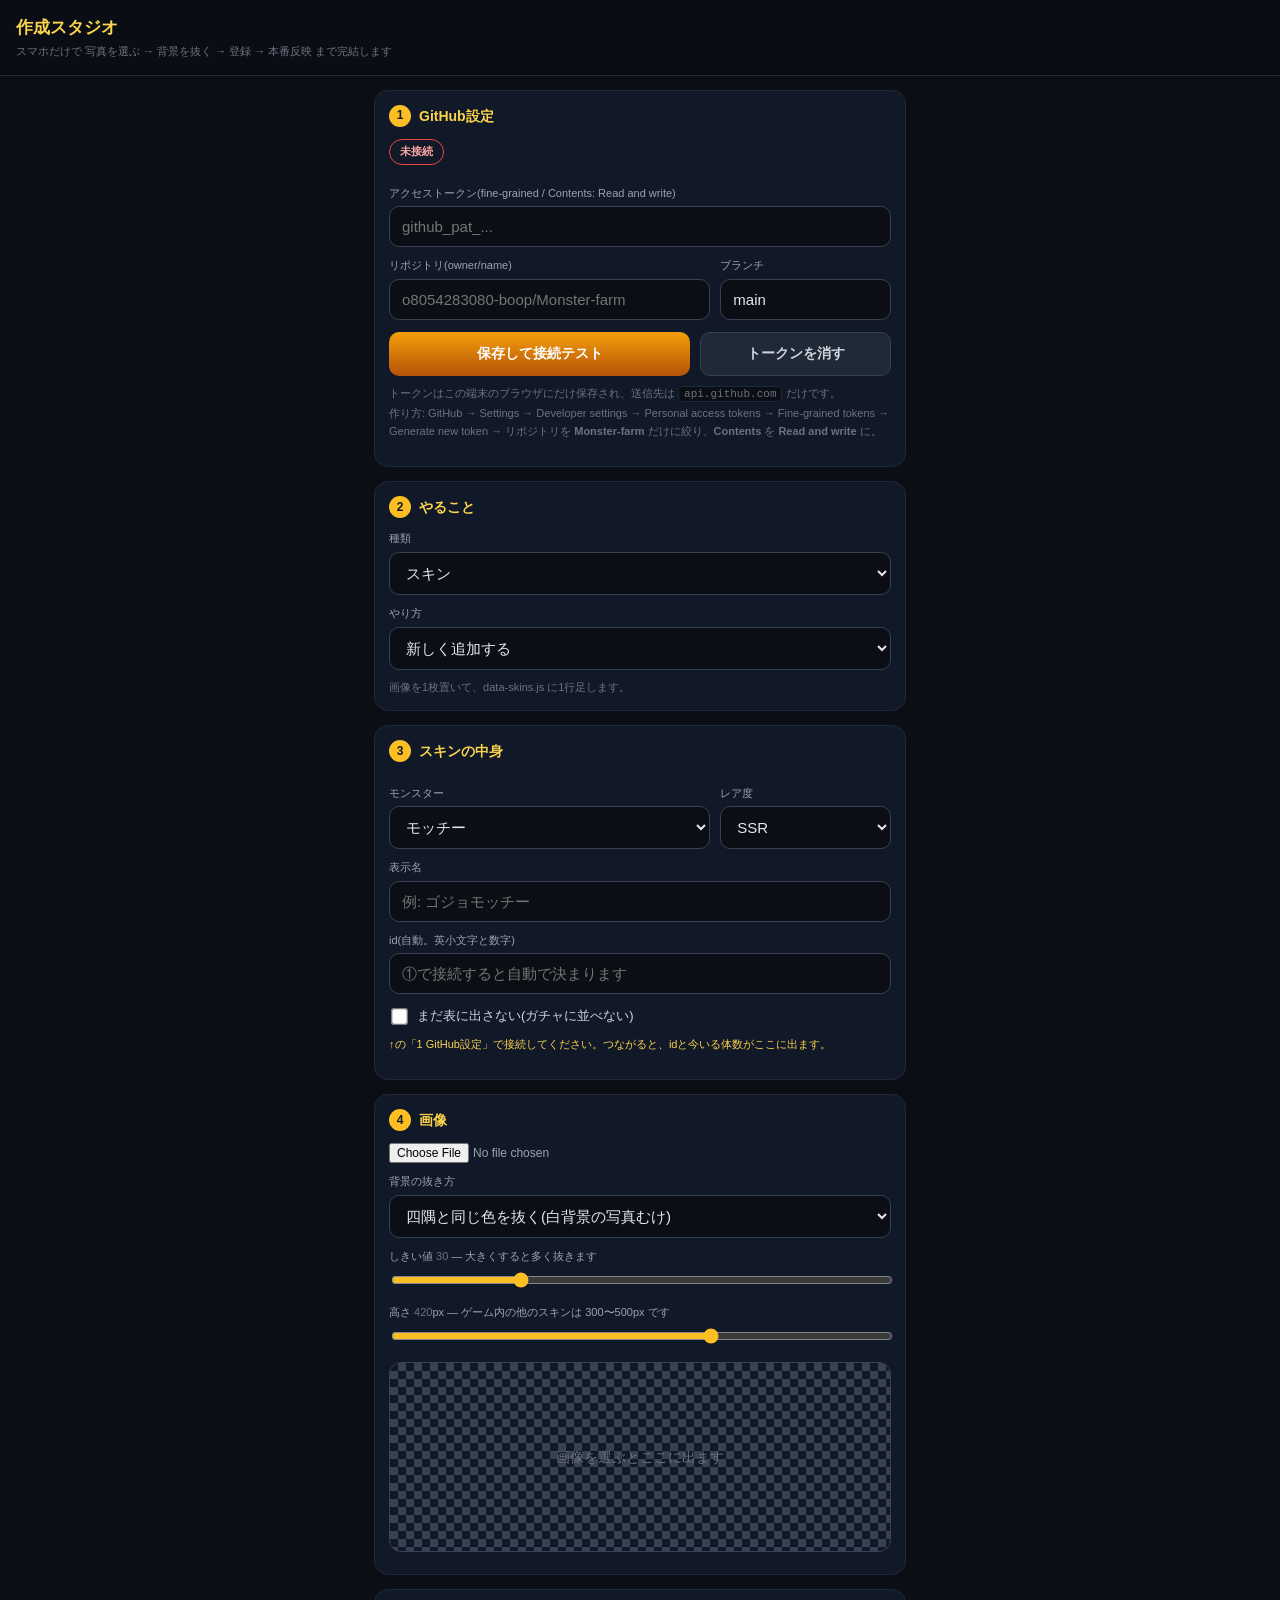
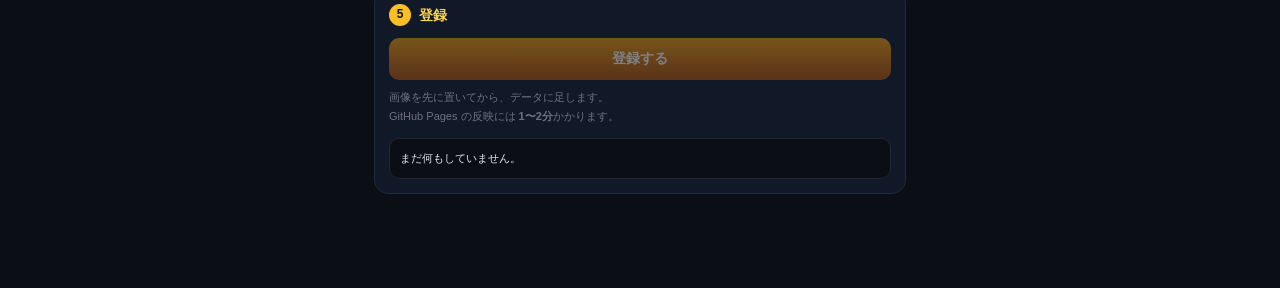
<file: studio.html>
<!DOCTYPE html>
<html lang="ja">
<head>
<meta charset="UTF-8">
<meta name="viewport" content="width=device-width, initial-scale=1.0">
<title>作成スタジオ</title>
<link rel="apple-touch-icon" href="apple-touch-icon.png">
<style>
/* ==== 作成スタジオ ====
   スマホだけで 写真を選ぶ → 背景を抜く → 登録 → 本番反映 まで完結させるための道具。
   ゲーム本体とは完全に独立していて、index.html からは一切読み込まれない。
   Tailwind に頼らず自前のCSSで書いてあるので、CDNが死んでいても動く。 */
*{box-sizing:border-box;-webkit-tap-highlight-color:transparent}
body{margin:0;background:#0b0e14;color:#e5e7eb;font-family:-apple-system,BlinkMacSystemFont,"Hiragino Sans","Noto Sans JP",sans-serif;font-size:14px;line-height:1.6}
header{padding:14px 16px;border-bottom:1px solid #1f2937;position:sticky;top:0;background:#0b0e14ee;backdrop-filter:blur(8px);z-index:10}
h1{margin:0;font-size:17px;font-weight:800;color:#fcd34d}
header p{margin:2px 0 0;font-size:11px;color:#6b7280}
main{max-width:560px;margin:0 auto;padding:14px 14px 80px}
section{background:#111827;border:1px solid #1f2937;border-radius:14px;padding:14px;margin-bottom:14px}
h2{margin:0 0 12px;font-size:14px;color:#fcd34d;display:flex;align-items:center;gap:8px}
h2 .n{background:#fbbf24;color:#111827;width:22px;height:22px;border-radius:50%;display:flex;align-items:center;justify-content:center;font-size:12px;font-weight:900;flex:0 0 auto}
label{display:block;font-size:11px;color:#9ca3af;margin:10px 0 4px}
input[type=text],input[type=password],select,textarea{width:100%;background:#0b0e14;border:1px solid #374151;border-radius:10px;padding:11px 12px;color:#e5e7eb;font-size:15px;font-family:inherit}
input:focus,select:focus{outline:none;border-color:#fbbf24}
.row{display:flex;gap:10px}.row>*{flex:1;min-width:0}
button{border:none;border-radius:10px;padding:12px 14px;font-size:14px;font-weight:700;font-family:inherit;cursor:pointer;transition:transform .1s}
button:active{transform:scale(.97)}
button:disabled{opacity:.45}
.primary{background:linear-gradient(180deg,#f59e0b,#b45309);color:#fff;width:100%}
.ghost{background:#1f2937;color:#d1d5db;border:1px solid #374151}
.danger{background:#7f1d1d;color:#fecaca}
.hint{font-size:11px;color:#6b7280;margin-top:8px;line-height:1.7}
.ok{color:#6ee7b7}.ng{color:#fca5a5}.warn{color:#fcd34d}
.pill{display:inline-block;border:1px solid #10b981;color:#6ee7b7;border-radius:999px;padding:3px 10px;font-size:11px;font-weight:700;margin-bottom:10px}
.pill.bad{border-color:#ef4444;color:#fca5a5}
/* 市松模様。透過が抜けているか見るため */
.checker{background-image:linear-gradient(45deg,#374151 25%,transparent 25%),linear-gradient(-45deg,#374151 25%,transparent 25%),linear-gradient(45deg,transparent 75%,#374151 75%),linear-gradient(-45deg,transparent 75%,#374151 75%);background-size:16px 16px;background-position:0 0,0 8px,8px -8px,-8px 0}
.preview{border-radius:12px;border:1px solid #374151;padding:8px;display:flex;align-items:center;justify-content:center;min-height:190px}
.preview img{max-width:100%;max-height:260px;display:block}
input[type=range]{width:100%;accent-color:#fbbf24}
.log{background:#0b0e14;border:1px solid #1f2937;border-radius:10px;padding:10px;font-size:11px;line-height:1.8;max-height:230px;overflow:auto;white-space:pre-wrap;word-break:break-all}
.file{display:flex;align-items:center;gap:10px}
.file input[type=file]{font-size:12px;color:#9ca3af;flex:1;min-width:0}
.grid2{display:grid;grid-template-columns:1fr 1fr;gap:10px}
.muted{color:#6b7280}
code{background:#0b0e14;border:1px solid #1f2937;border-radius:5px;padding:1px 5px;font-size:11px}
.hide{display:none}
.move{background:#0b0e14;border:1px solid #263043;border-radius:10px;padding:9px;margin-bottom:8px}
.move .top{display:flex;gap:8px;align-items:center}
.move .top input{flex:1}
.move .nums{display:grid;grid-template-columns:repeat(3,1fr);gap:6px;margin-top:7px}
.move .nums label{margin:0 0 2px;font-size:9px}
.move .nums input{width:100%;background:#111827;border:1px solid #374151;border-radius:7px;padding:7px 6px;color:#e5e7eb;font-size:14px;text-align:center;font-family:inherit}
.move .del{flex:0 0 auto;background:#3f1d1d;color:#fca5a5;border:1px solid #7f1d1d;border-radius:8px;padding:7px 9px;font-size:11px}
.small{padding:8px 10px;font-size:12px}
</style>
</head>
<body>
<header>
  <h1>作成スタジオ</h1>
  <p>スマホだけで 写真を選ぶ → 背景を抜く → 登録 → 本番反映 まで完結します</p>
</header>
<main>

<!-- ============ 1. GitHub設定 ============ -->
<section>
  <h2><span class="n">1</span>GitHub設定</h2>
  <div id="conn" class="pill bad">未接続</div>
  <label>アクセストークン(fine-grained / Contents: Read and write)</label>
  <input type="password" id="tok" autocomplete="off" placeholder="github_pat_...">
  <div class="row">
    <div><label>リポジトリ(owner/name)</label><input type="text" id="repo" placeholder="o8054283080-boop/Monster-farm"></div>
    <div style="flex:0 0 34%"><label>ブランチ</label><input type="text" id="branch" value="main"></div>
  </div>
  <div class="row" style="margin-top:12px">
    <button class="primary" id="btn-test">保存して接続テスト</button>
    <button class="ghost" style="flex:0 0 38%" id="btn-clear">トークンを消す</button>
  </div>
  <p class="hint">トークンはこの端末のブラウザにだけ保存され、送信先は <code>api.github.com</code> だけです。<br>
  作り方: GitHub → Settings → Developer settings → Personal access tokens → Fine-grained tokens → Generate new token →
  リポジトリを <b>Monster-farm</b> だけに絞り、<b>Contents</b> を <b>Read and write</b> に。</p>
</section>

<!-- ============ 2. 何をするか ============ -->
<section>
  <h2><span class="n">2</span>やること</h2>
  <label style="margin-top:0">種類</label>
  <select id="kind">
    <option value="skin">スキン</option>
    <option value="enemy">敵</option>
    <option value="accpos">アクセの位置を既定にする</option>
  </select>
  <label id="mode-label">やり方</label>
  <select id="mode">
    <option value="new">新しく追加する</option>
    <option value="replace">今あるものの絵を差し替える</option>
  </select>
  <div id="mode-note" class="hint"></div>
</section>

<!-- ============ 3. 中身 ============ -->
<section>
  <h2><span class="n">3</span><span id="h2-content">スキンの中身</span></h2>

  <div id="box-new">
    <div class="row">
      <div><label>モンスター</label><select id="sp"></select></div>
      <div style="flex:0 0 34%"><label>レア度</label><select id="rarity"><option>SSR</option><option>SR</option></select></div>
    </div>
    <label>表示名</label>
    <input type="text" id="name" placeholder="例: ゴジョモッチー">
    <label>id(自動。英小文字と数字)</label>
    <input type="text" id="sid" placeholder="自動で決まります">
    <label style="display:flex;align-items:center;gap:8px;margin-top:12px;color:#d1d5db;font-size:13px">
      <input type="checkbox" id="hidden" style="width:auto;accent-color:#fbbf24;transform:scale(1.3)">
      まだ表に出さない(ガチャに並べない)
    </label>
    <p class="hint" id="dup-note"></p>
  </div>

  <!-- 敵を新しく足す -->
  <div id="box-enemy" class="hide">
    <label>どこに出る敵か</label>
    <select id="tier"></select>
    <div class="row">
      <div><label>名前</label><input type="text" id="ename" placeholder="例: スエゾー"></div>
      <div style="flex:0 0 30%"><label>アイコン</label><input type="text" id="eicon" placeholder="👁️" maxlength="4"></div>
    </div>
    <label>id(英小文字・数字・_ のみ。他と重ならないこと)</label>
    <input type="text" id="etrait" placeholder="例: suezo" autocapitalize="off" autocorrect="off" spellcheck="false">
    <div class="row">
      <div><label>ライフ</label><input type="text" id="ehp" inputmode="numeric" placeholder="83"></div>
      <div><label>攻撃力(技が無いとき用)</label><input type="text" id="edmg" inputmode="numeric" placeholder="13"></div>
    </div>
    <p class="hint" id="tier-note"></p>

    <label style="margin-top:14px">技(1つ以上。上限なし。毎ターンこの中から1つ選ばれます)</label>
    <div id="moves"></div>
    <button class="ghost small" id="btn-addmove" style="width:100%">＋ 技を足す</button>
  </div>

  <div id="box-replace" class="hide">
    <label id="target-label">差し替えるもの</label>
    <select id="target"></select>
    <p class="hint" id="replace-note">絵だけを新しくします。名前や中身は変わりません。</p>
  </div>

  <!-- ゲーム画面で合わせた位置を、全員の既定値にする -->
  <div id="box-accpos" class="hide">
    <p class="hint" style="margin-top:0">
      ゲームの装備画面でアクセサリの位置・大きさ・角度を合わせてから、ここを開いてください。<br>
      この端末で合わせたぶんが下に出ます。選んで登録すると、<b>全員の既定の位置</b>になります。
    </p>
    <div id="acc-list"></div>
    <div class="row" style="margin-top:10px">
      <button class="ghost small" id="btn-acc-all">全部えらぶ</button>
      <button class="ghost small" id="btn-acc-none">全部やめる</button>
    </div>
    <p class="hint warn" id="acc-note"></p>
  </div>
</section>

<!-- ============ 4. 画像 ============ -->
<section id="sec-image">
  <h2><span class="n">4</span>画像</h2>
  <div class="file"><input type="file" id="pic" accept="image/*"></div>

  <label>背景の抜き方</label>
  <select id="bgmode">
    <option value="corner">四隅と同じ色を抜く(白背景の写真むけ)</option>
    <option value="white">白を抜く</option>
    <option value="none">抜かない(すでに透過しているPNG)</option>
  </select>
  <label>しきい値 <span id="thv" class="muted">30</span> — 大きくすると多く抜きます</label>
  <input type="range" id="th" min="0" max="120" value="30">

  <label>高さ <span id="hv" class="muted">420</span>px — <span id="hsize-note">ゲーム内の他のスキンは 300〜500px です</span></label>
  <input type="range" id="hsize" min="240" max="520" step="20" value="420">

  <div style="margin-top:12px" class="preview checker" id="prev"><span class="muted">画像を選ぶとここに出ます</span></div>
  <div class="hint" id="picinfo"></div>

  <!-- イブリースだけ2枚目が要る -->
  <div id="box-angel" class="hide" style="margin-top:14px;border-top:1px solid #1f2937;padding-top:12px">
    <h2 style="font-size:13px"><span class="n">＋</span>天使型の絵(イブリース専用)</h2>
    <div class="file"><input type="file" id="pic2" accept="image/*"></div>
    <div style="margin-top:10px" class="preview checker" id="prev2"><span class="muted">入れなければ1枚で通します</span></div>
    <div class="hint" id="picinfo2"></div>
  </div>
</section>

<!-- ============ 5. 登録 ============ -->
<section>
  <h2><span class="n" id="go-n">5</span>登録</h2>
  <button class="primary" id="btn-go" disabled>登録する</button>
  <p class="hint" id="go-note">画像を先に置いてから、データに足します。<br>
  GitHub Pages の反映には <b>1〜2分</b>かかります。</p>
  <div id="log" class="log" style="margin-top:12px">まだ何もしていません。</div>
</section>

</main>

<script>
// ==================== 設定の保存 ====================
// トークンはこの端末にだけ置く。送信先は api.github.com のみ。
var LS = { tok:'studio_token', repo:'studio_repo', branch:'studio_branch' };
var $ = function(id){ return document.getElementById(id); };
var SKINS = null;              // 読み込んだ data-skins.js から作る一覧
var SKINS_TEXT = '', SKINS_SHA = '';
var pic1 = null, pic2 = null;  // 加工後の {blob, w, h}
var ENEMIES = null;            // data-enemies.js から作る一覧
var ENEMY_TEXT = '', ENEMY_SHA = '';
// 段階の名前と、だいたい何階で出るか
var TIERS = [
  ['normal_early', '通常敵 1〜14階'],
  ['normal_mid1',  '通常敵 5〜14階'],
  ['normal_mid2',  '通常敵 16〜29階'],
  ['normal_mid2b', '通常敵 20〜29階'],
  ['normal_late',  '通常敵 31階〜'],
  ['elite_early',  '強敵 序盤'],
  ['elite_mid',    '強敵 中盤'],
  ['elite_late',   '強敵 終盤'],
];
var SPECIES_LABEL = {
  motchi:'モッチー', golem:'ゴーレム', monolith:'モノリス', kawazumo:'カワズモー',
  gali:'ガリ', hinotori:'ヒノトリ', zan:'ザン', iblis:'イブリース'
};

function log(msg, cls){
  var el = $('log');
  var line = document.createElement('div');
  if(cls) line.className = cls;
  line.textContent = msg;
  if(el.firstChild && el.textContent === 'まだ何もしていません。') el.textContent = '';
  el.appendChild(line);
  el.scrollTop = el.scrollHeight;
}
function clearLog(){ $('log').textContent = ''; }

// ==================== base64 まわり ====================
// 【重要】atob/btoa は1バイト文字しか扱えない。日本語を含むテキストは
// TextEncoder/TextDecoder を通さないと壊れる(スキン名が全部化ける)。
function b64ToText(b64){
  var bin = atob(b64.replace(/\s/g,''));
  var u = new Uint8Array(bin.length);
  for(var i=0;i<bin.length;i++) u[i] = bin.charCodeAt(i);
  return new TextDecoder('utf-8').decode(u);
}
function textToB64(t){
  var u = new TextEncoder().encode(t);
  return bytesToB64(u);
}
function bytesToB64(u){
  // 一度に apply すると数百KBでスタックが溢れるので刻む
  var s = '', CH = 0x8000;
  for(var i=0;i<u.length;i+=CH) s += String.fromCharCode.apply(null, u.subarray(i, i+CH));
  return btoa(s);
}
function blobToB64(blob){
  return blob.arrayBuffer().then(function(buf){ return bytesToB64(new Uint8Array(buf)); });
}

// ==================== GitHub API ====================
function gh(path, opt){
  opt = opt || {};
  var repo = $('repo').value.trim();
  return fetch('https://api.github.com/repos/' + repo + path, {
    method: opt.method || 'GET',
    headers: {
      'Authorization': 'Bearer ' + $('tok').value.trim(),
      'Accept': 'application/vnd.github+json',
      'X-GitHub-Api-Version': '2022-11-28'
    },
    body: opt.body ? JSON.stringify(opt.body) : undefined
  }).then(function(r){
    return r.json().catch(function(){ return {}; }).then(function(j){
      if(!r.ok) throw new Error((j && j.message ? j.message : ('HTTP ' + r.status)));
      return j;
    });
  });
}
function getFile(path){
  return gh('/contents/' + path + '?ref=' + encodeURIComponent($('branch').value.trim()));
}
function putFile(path, b64, message, sha){
  var body = { message: message, content: b64, branch: $('branch').value.trim() };
  if(sha) body.sha = sha;
  return gh('/contents/' + path, { method:'PUT', body: body });
}

// ==================== 接続テスト & 一覧の読み込み ====================
function setConn(okFlag, text){
  var el = $('conn');
  el.textContent = text;
  el.className = 'pill' + (okFlag ? '' : ' bad');
}
function testConn(){
  var repo = $('repo').value.trim();
  if(!$('tok').value.trim() || !repo){ setConn(false, 'トークンとリポジトリを入れてください'); return; }
  try {
    localStorage.setItem(LS.tok, $('tok').value.trim());
    localStorage.setItem(LS.repo, repo);
    localStorage.setItem(LS.branch, $('branch').value.trim());
  } catch(e){}
  setConn(false, '確認中…');
  gh('').then(function(j){
    setConn(true, '接続OK: ' + j.full_name);
    // 【重要】ここから先の失敗で接続の表示を赤に戻さないこと。
    // 片方のファイルが読めなかっただけで「つながりません」と出ると、
    // トークンやリポジトリを疑って延々と直そうとしてしまう。
    var oops = function(name){ return function(e){ log(name + ' を読めませんでした: ' + e.message, 'ng'); }; };
    loadSkins().catch(oops('data-skins.js'));
    loadEnemies().catch(oops('data-enemies.js'));
    loadAccPos().catch(oops('data-accessories.js'));
  }).catch(function(e){
    setConn(false, 'つながりません: ' + e.message);
    log('接続に失敗: ' + e.message, 'ng');
  });
}
// data-skins.js を読んで、種族ごとの一覧を作る
// data-enemies.js を読んで、敵の一覧を作る
function loadEnemies(){
  return getFile('data-enemies.js').then(function(j){
    ENEMY_SHA = j.sha;
    ENEMY_TEXT = b64ToText(j.content);
    ENEMIES = [];
    // 絵の場所は書いてあるものを優先する(書いていなければ trait から組み立てる)
    var imgOf = function(chunk, trait){
      var mi = /img:\s*['"]([^'"]+)['"]/.exec(chunk);
      return mi ? mi[1] : 'img/enemies/' + trait + '.png';
    };
    // 通常敵・強敵(段階ごとの配列に入っている)
    TIERS.forEach(function(t){
      var m = new RegExp('\\n\\s*' + t[0] + ':\\s*\\[').exec(ENEMY_TEXT);
      if(!m) return;
      var end = ENEMY_TEXT.indexOf('\n]', m.index + m[0].length);
      var seg = ENEMY_TEXT.slice(m.index, end);
      var re = /\{name:"([^"]+)",icon:"([^"]*)",trait:"([^"]+)"([\s\S]{0,120})/g, x;
      while((x = re.exec(seg))) ENEMIES.push({ name:x[1], icon:x[2], trait:x[3],
        img: imgOf(x[4], x[3]), tier:t[0], label:t[1] });
    });
    // ボス(階ごと)。ボスは書いてある項目がまちまちなので、
    // 「階:{name,icon」だけを頼りにして、trait と img は後ろから拾う。
    var bd = ENEMY_TEXT.indexOf('BOSS_DATA');
    if(bd >= 0){
      var seg2 = ENEMY_TEXT.slice(bd);
      // 先読みにしておく。ふつうに書くと1件ぶん読み飛ばして次のボスを取りこぼす
      var rb = /(\d+)\s*:\s*\{name:"([^"]+)",icon:"([^"]*)"(?=([\s\S]{0,300}))/g, y;
      while((y = rb.exec(seg2))){
        var mt = /trait:\s*['"]([^'"]+)['"]/.exec(y[4]);
        if(!mt) continue;
        ENEMIES.push({ name:y[2], icon:y[3], trait:mt[1],
          img: imgOf(y[4], mt[1]), tier:'boss', label:y[1]+'階ボス' });
      }
    }
    log('data-enemies.js を読みました(敵' + ENEMIES.length + '体 / 差し込み位置'
        + (ENEMY_TEXT.match(/<<add:(\w+)>>/g)||[]).length + '個)', 'ok');
    fillTargets();
    refresh();
  });
}
function loadSkins(){
  return getFile('data-skins.js').then(function(j){
    SKINS_SHA = j.sha;
    SKINS_TEXT = b64ToText(j.content);
    SKINS = {};
    var re = /\{id:'([^']+)',name:'([^']+)',rarity:'([^']+)'/g, m;
    while((m = re.exec(SKINS_TEXT))){
      var sp = m[1].replace(/_(sr|ssr)_\d+.*$/, '');
      (SKINS[sp] = SKINS[sp] || []).push({ id:m[1], name:m[2], rarity:m[3] });
    }
    // 目印が無いと差し込めない
    var marks = (SKINS_TEXT.match(/<<add:(\w+)>>/g) || []).length;
    log('data-skins.js を読みました(スキン' + Object.keys(SKINS).reduce(function(a,k){return a+SKINS[k].length;},0) + '件 / 差し込み位置' + marks + '個)', 'ok');
    fillTargets();
    refresh();
  });
}
// モンスターの一覧は固定なので、接続を待たずに最初から出す。
// 【重要】ここを loadSkins() の中でだけ呼んでいたせいで、接続前は選択肢が空だった。
function fillSpecies(){
  $('sp').innerHTML = Object.keys(SPECIES_LABEL).map(function(k){
    return '<option value="'+k+'">'+SPECIES_LABEL[k]+'</option>';
  }).join('');
}
// 差し替え先は本物の一覧が要るので、読み込めてから
function fillTargets(){
  var opts = [];
  if(isEnemy()){
    (ENEMIES||[]).forEach(function(e){
      opts.push('<option value="'+e.trait+'">'+(e.icon||'')+' '+e.name+' ('+e.label+')</option>');
    });
  } else if(SKINS){
    Object.keys(SPECIES_LABEL).forEach(function(k){
      (SKINS[k]||[]).forEach(function(s){
        opts.push('<option value="'+s.id+'">'+SPECIES_LABEL[k]+' / '+s.name+' ('+s.rarity+')</option>');
      });
    });
  }
  $('target').innerHTML = opts.join('');
}
function fillTiers(){
  $('tier').innerHTML = TIERS.map(function(t){
    return '<option value="'+t[0]+'">'+t[1]+'</option>';
  }).join('');
}
function isEnemy(){ return $('kind').value === 'enemy'; }
function isAccPos(){ return $('kind').value === 'accpos'; }

// ==================== アクセの位置を既定にする ====================
// ゲーム(index.html)とこのページは同じ場所に置いてあるので、localStorage を共有している。
// つまり「ゲームの装備画面で合わせた調整値」をここから読める。
// その調整値を data-accessories.js の基準位置に焼き込めば、全員の既定値になる。
var COSMETICS_KEY = 'mf_cosmetics';
var ACC_DEFAULT_TUNING = { hue:0, rotate:0, offsetXPct:0, offsetYPct:0, scale:100 };
var ACCPOS_TEXT = '', ACCPOS_SHA = '';
var ACCS = null;      // [{id, name, keys:{キー:{xPct,...}}}]
var ACC_CHANGES = []; // 焼き込む候補

function loadAccPos(){
  return getFile('data-accessories.js').then(function(j){
    ACCPOS_SHA = j.sha;
    ACCPOS_TEXT = b64ToText(j.content);
    ACCS = [];
    var re = /\{id:'([^']+)',name:'([^']+)'/g, m;
    while((m = re.exec(ACCPOS_TEXT))){
      var chunk = accChunk(ACCPOS_TEXT, m[1]);
      var keys = {}, rk = /'?([A-Za-z_][\w@]*)'?\s*:\s*\{([^}]*)\}/g, k;
      while((k = rk.exec(chunk.pos))){
        var o = {};
        k[2].split(',').forEach(function(kv){
          var p = kv.split(':'); if(p.length===2) o[p[0].trim()] = parseFloat(p[1]);
        });
        keys[k[1]] = o;
      }
      ACCS.push({ id:m[1], name:m[2], keys:keys });
    }
    log('data-accessories.js を読みました(アクセサリ' + ACCS.length + '個)', 'ok');
    buildAccChanges();
    refresh();
  });
}
// そのアクセサリの pos:{...} の範囲を切り出す。中の {} は入れ子にならない前提
function accChunk(text, id){
  var at = text.indexOf("{id:'" + id + "'");
  if(at < 0) return null;
  var ps = text.indexOf('pos:{', at);
  if(ps < 0) return null;
  var open = ps + 4, depth = 0, i = open;
  for(; i < text.length; i++){
    if(text[i] === '{') depth++;
    else if(text[i] === '}'){ depth--; if(depth === 0){ i++; break; } }
  }
  return { start:open, end:i, pos:text.slice(open, i) };
}
// この端末で合わせたぶんを拾い、焼き込んだ後の値を計算する
function buildAccChanges(){
  ACC_CHANGES = [];
  var c = {};
  try { c = JSON.parse(localStorage.getItem(COSMETICS_KEY) || '{}'); } catch(e){}
  var tuning = c.accessoryTuning || {};
  Object.keys(tuning).forEach(function(key){          // key は種族id、または 'iblis@angel'
    Object.keys(tuning[key]).forEach(function(accId){
      var t = Object.assign({}, ACC_DEFAULT_TUNING, tuning[key][accId] || {});
      // 色(hue)は遊ぶ人の好みなので既定値にはしない。位置・大きさ・角度だけ見る
      var moved = t.offsetXPct || t.offsetYPct || t.rotate || (t.scale !== 100);
      if(!moved) return;
      var acc = (ACCS||[]).filter(function(a){ return a.id === accId; })[0];
      if(!acc) return;
      // 基準は「その形態のぶん」、無ければ種族のぶん(ゲーム側の accPos と同じ)
      var base = acc.keys[key] || acc.keys[key.split('@')[0]];
      if(!base) return;
      ACC_CHANGES.push({
        accId:accId, accName:acc.name, key:key, on:true,
        before:base,
        after:{
          xPct: round1(base.xPct + t.offsetXPct),
          yPct: round1(base.yPct + t.offsetYPct),
          wPct: round1(base.wPct * t.scale / 100),
          hPct: round1(base.hPct * t.scale / 100),
          rotate: round1((base.rotate||0) + t.rotate)
        }
      });
    });
  });
  ACC_CHANGES.sort(function(a,b){ return a.key===b.key ? (a.accId<b.accId?-1:1) : (a.key<b.key?-1:1); });
  renderAccList();
}
function round1(n){ return Math.round(n * 10) / 10; }
function renderAccList(){
  var el = $('acc-list');
  if(!ACCS){ el.innerHTML = '<p class="hint warn">①で接続してください。つながると、この端末で合わせたぶんがここに出ます。</p>'; return; }
  if(!ACC_CHANGES.length){
    el.innerHTML = '<p class="hint warn">この端末では、まだ位置を動かしたアクセサリがありません。'
      + '<br>ゲームの装備画面で動かしてから、もう一度この画面を開いてください。</p>';
    return;
  }
  el.innerHTML = ACC_CHANGES.map(function(ch, i){
    var b = ch.before, a = ch.after;
    var line = function(name, x, y){ return x === y ? '' : name + ' ' + x + ' → <b>' + y + '</b>　'; };
    return '<div class="move"><div class="top">'
      + '<label style="display:flex;align-items:center;gap:8px;margin:0;flex:1;color:#e5e7eb;font-size:13px">'
      + '<input type="checkbox" class="acc-on" data-i="'+i+'" style="width:auto;accent-color:#fbbf24;transform:scale(1.3)"'
      + (ch.on?' checked':'') + '>' + ch.accName + '</label>'
      + '<span class="muted" style="font-size:10px">' + ch.key + '</span></div>'
      + '<div class="hint" style="margin-top:6px">'
      + line('よこ', b.xPct, a.xPct) + line('たて', b.yPct, a.yPct)
      + line('はば', b.wPct, a.wPct) + line('たかさ', b.hPct, a.hPct)
      + line('かたむき', b.rotate||0, a.rotate) + '</div></div>';
  }).join('');
  el.querySelectorAll('.acc-on').forEach(function(cb){
    cb.onchange = function(){ ACC_CHANGES[+cb.dataset.i].on = cb.checked; refresh(); };
  });
}
// pos の中の「そのキー」を書き換える。無ければ末尾に足す
function writePosEntry(posText, key, v){
  var body = '{xPct:' + v.xPct + ',yPct:' + v.yPct + ',wPct:' + v.wPct
           + ',hPct:' + v.hPct + ',rotate:' + (v.rotate||0) + '}';
  var esc = key.replace(/[.*+?^${}()|[\]\\]/g, '\\$&');
  var re = new RegExp("('?)" + esc + "\\1\\s*:\\s*\\{[^}]*\\}");
  if(re.test(posText)) return posText.replace(re, quoteKey(key) + ':' + body);
  // 末尾の } の直前に足す
  var last = posText.lastIndexOf('}');
  return posText.slice(0, last) + ', ' + quoteKey(key) + ':' + body + posText.slice(last);
}
function quoteKey(k){ return /^[A-Za-z_]\w*$/.test(k) ? k : "'" + k + "'"; }

// ==================== 技の入力欄 ====================
// 1行1技。ダメージ以外は空欄でよい(0として扱う)。
var MOVE_FIELDS = [
  ['dmg','ダメージ'], ['drain','ガッツ吸収'], ['block','敵の防御'],
  ['weak','攻弱'], ['vuln','守弱'], ['handMinus','手札減'],
];
function addMove(v){
  v = v || {};
  var d = document.createElement('div');
  d.className = 'move';
  d.innerHTML = '<div class="top"><input type="text" class="mv-name" placeholder="技の名前" value="'+(v.name||'')+'">'
    + '<button class="del" type="button">消す</button></div>'
    + '<div class="nums">' + MOVE_FIELDS.map(function(f){
        return '<div><label>'+f[1]+'</label><input type="text" inputmode="numeric" class="mv-'+f[0]+'" value="'+(v[f[0]]||'')+'"></div>';
      }).join('') + '</div>';
  d.querySelector('.del').onclick = function(){ d.remove(); renumberMoves(); refresh(); };
  d.querySelectorAll('input').forEach(function(i){ i.addEventListener('input', refresh); });
  $('moves').appendChild(d);
  refresh();
}
function renumberMoves(){
  // 技が0個になったら1つ戻す(0個だと戦えない)
  if($('moves').children.length === 0) addMove();
}
function readMoves(){
  return Array.prototype.map.call($('moves').children, function(d){
    var o = { name: (d.querySelector('.mv-name').value||'').trim() };
    MOVE_FIELDS.forEach(function(f){
      var n = parseInt(d.querySelector('.mv-'+f[0]).value, 10);
      if(!isNaN(n) && n !== 0) o[f[0]] = n;
    });
    return o;
  }).filter(function(o){ return o.name; });
}

// ==================== id の自動決定 ====================
function nextId(){
  var sp = $('sp').value, r = $('rarity').value.toLowerCase();
  var list = (SKINS && SKINS[sp]) || [];
  var max = 0;
  list.forEach(function(s){
    var m = s.id.match(new RegExp('^' + sp + '_' + r + '_(\\d+)$'));
    if(m) max = Math.max(max, parseInt(m[1], 10));
  });
  return sp + '_' + r + '_' + ('0' + (max + 1)).slice(-2);
}
function refresh(){
  // アクセの位置は「やり方」も画像も要らないので、丸ごと隠して別扱いにする
  if(isAccPos()){
    ['box-new','box-enemy','box-replace','box-angel'].forEach(function(id){ $(id).classList.add('hide'); });
    $('box-accpos').classList.remove('hide');
    $('mode-label').classList.add('hide'); $('mode').classList.add('hide');
    $('sec-image').classList.add('hide');
    $('go-n').textContent = '4';   // 画像の欄を隠すぶん、番号を詰める
    $('h2-content').textContent = 'この端末で合わせた位置';
    $('mode-note').textContent = 'ゲームで合わせた位置を、data-accessories.js の既定値にします。画像は要りません。';
    $('go-note').innerHTML = '選んだぶんを data-accessories.js に書き込みます。<br>'
      + '書き込んだあと、この端末の「ずらし」は0に戻します(そうしないと二重にずれます)。';
    var n = ACC_CHANGES.filter(function(c){ return c.on; }).length;
    $('acc-note').className = 'hint' + (n ? '' : ' warn');
    $('acc-note').textContent = ACCS ? (n ? n + '個を既定にします。' : '1つ以上えらんでください。') : '';
    $('btn-go').disabled = !ACCPOS_TEXT || n === 0;
    return;
  }
  $('box-accpos').classList.add('hide');
  $('mode-label').classList.remove('hide'); $('mode').classList.remove('hide');
  $('sec-image').classList.remove('hide');
  $('go-n').textContent = '5';
  $('go-note').innerHTML = '画像を先に置いてから、データに足します。<br>'
    + 'GitHub Pages の反映には <b>1〜2分</b>かかります。';
  var isNew = $('mode').value === 'new';
  var en = isEnemy();
  $('box-new').classList.toggle('hide', !isNew || en);
  $('box-enemy').classList.toggle('hide', !isNew || !en);
  $('box-replace').classList.toggle('hide', isNew);
  $('target-label').textContent = en ? '差し替える敵' : '差し替えるスキン';
  $('mode-note').textContent = isNew
    ? (en ? '画像を1枚置いて、data-enemies.js に1体足します。'
          : '画像を1枚置いて、data-skins.js に1行足します。')
    : (en ? '画像を差し替えるだけです。data-enemies.js は触りません。'
          : '画像を差し替えるだけです。data-skins.js は触りません。');
  $('h2-content').textContent = en ? '敵の中身' : 'スキンの中身';
  if(isNew && !en){
    if(SKINS){
      $('sid').value = nextId();
      var list = SKINS[$('sp').value] || [];
      $('dup-note').className = 'hint';
      $('dup-note').textContent = SPECIES_LABEL[$('sp').value] + ' はいま ' + list.length + '体 ('
        + list.map(function(s){ return s.name; }).join(' / ') + ')';
    } else {
      // 接続前。ここで黙っていると「選べないだけ」に見えるので理由を出す
      $('sid').value = '';
      $('sid').placeholder = '①で接続すると自動で決まります';
      $('dup-note').className = 'hint warn';
      $('dup-note').textContent = '↑の「1 GitHub設定」で接続してください。つながると、idと今いる体数がここに出ます。';
    }
    // イブリースは形態ごとに絵を持てる
    $('box-angel').classList.toggle('hide', $('sp').value !== 'iblis');
  } else {
    $('box-angel').classList.add('hide');
  }
  var ready;
  if(en){
    var t = ($('etrait').value||'').trim();
    var okTrait = /^[a-z][a-z0-9_]*$/.test(t) && !(ENEMIES||[]).some(function(x){ return x.trait === t; });
    ready = !!ENEMIES && !!pic1 && (isNew
      ? (okTrait && $('ename').value.trim() && +$('ehp').value > 0 && readMoves().length > 0)
      : !!$('target').value);
    if(isNew){
      var msg = [];
      if(!ENEMIES) msg.push('①で接続してください。');
      if(t && !/^[a-z][a-z0-9_]*$/.test(t)) msg.push('idは英小文字・数字・_ だけです。');
      if(t && (ENEMIES||[]).some(function(x){ return x.trait === t; })) msg.push('そのidはもう使われています。');
      if(readMoves().length === 0) msg.push('技の名前を1つ以上入れてください。');
      $('tier-note').className = 'hint' + (msg.length ? ' warn' : '');
      $('tier-note').textContent = msg.length ? msg.join(' ')
        : (ENEMIES ? 'いまこの段階には ' + ENEMIES.filter(function(x){return x.tier===$('tier').value;}).length + '体います。' : '');
    }
  } else {
    ready = !!SKINS && !!pic1 && (isNew ? ($('name').value.trim() && $('sid').value.trim()) : !!$('target').value);
  }
  $('btn-go').disabled = !ready;
}

// ==================== 画像の加工 ====================
// 背景を抜いて、余白を切って、指定の高さに縮める。
// 端末の中だけで完結する(どこにも送らない)。
function processImage(file, into, prevEl, infoEl){
  var img = new Image();
  var url = URL.createObjectURL(file);
  img.onload = function(){
    URL.revokeObjectURL(url);
    var c = document.createElement('canvas');
    c.width = img.naturalWidth; c.height = img.naturalHeight;
    var g = c.getContext('2d', { willReadFrequently:true });
    g.drawImage(img, 0, 0);
    var mode = $('bgmode').value, th = +$('th').value;
    if(mode !== 'none') removeBg(g, c.width, c.height, mode, th);
    var box = bbox(g, c.width, c.height);
    if(!box){ infoEl.textContent = '全部消えてしまいました。しきい値を下げてください。'; infoEl.className='hint ng'; return; }
    // 余白を切って縮める
    var targetH = +$('hsize').value;
    var scale = targetH / box.h;
    var out = document.createElement('canvas');
    out.width = Math.max(1, Math.round(box.w * scale));
    out.height = targetH;
    var og = out.getContext('2d');
    og.imageSmoothingQuality = 'high';
    og.drawImage(c, box.x, box.y, box.w, box.h, 0, 0, out.width, out.height);
    out.toBlob(function(blob){
      into.set({ blob: blob, w: out.width, h: out.height });
      prevEl.innerHTML = '';
      var p = new Image(); p.src = URL.createObjectURL(blob); prevEl.appendChild(p);
      var kb = Math.round(blob.size/1024);
      infoEl.textContent = out.width + '×' + out.height + ' / ' + kb + 'KB';
      infoEl.className = 'hint' + (kb > 600 ? ' warn' : '');
      if(kb > 600) infoEl.textContent += ' — 少し重いので高さを下げてもよいです';
      refresh();
    }, 'image/png');
  };
  img.onerror = function(){ infoEl.textContent = '画像を読めませんでした。'; infoEl.className='hint ng'; };
  img.src = url;
}
// 四隅から同じ色をたどって消す(塗りつぶし)。写真の白背景を抜くのに使う。
function removeBg(g, w, h, mode, th){
  var d = g.getImageData(0, 0, w, h), p = d.data;
  var targets = [];
  if(mode === 'white') targets.push([255,255,255]);
  else {
    [[0,0],[w-1,0],[0,h-1],[w-1,h-1]].forEach(function(c){
      var i = (c[1]*w + c[0]) * 4;
      targets.push([p[i], p[i+1], p[i+2]]);
    });
  }
  var near = function(i){
    for(var t=0;t<targets.length;t++){
      var c = targets[t];
      if(Math.abs(p[i]-c[0])<=th && Math.abs(p[i+1]-c[1])<=th && Math.abs(p[i+2]-c[2])<=th) return true;
    }
    return false;
  };
  // 端から繋がっているところだけ消す(キャラの中の白は残す)
  var seen = new Uint8Array(w*h), stack = [];
  var push = function(x,y){
    if(x<0||y<0||x>=w||y>=h) return;
    var k = y*w+x; if(seen[k]) return;
    seen[k]=1;
    if(near(k*4)) stack.push(k);
  };
  for(var x=0;x<w;x++){ push(x,0); push(x,h-1); }
  for(var y=0;y<h;y++){ push(0,y); push(w-1,y); }
  while(stack.length){
    var k = stack.pop();
    p[k*4+3] = 0;
    var kx = k % w, ky = (k - kx) / w;
    push(kx+1,ky); push(kx-1,ky); push(kx,ky+1); push(kx,ky-1);
  }
  g.putImageData(d, 0, 0);
}
// 中身の入っている範囲を測る
function bbox(g, w, h){
  var p = g.getImageData(0,0,w,h).data;
  var x0=w, y0=h, x1=-1, y1=-1;
  for(var y=0;y<h;y++) for(var x=0;x<w;x++){
    if(p[(y*w+x)*4+3] > 16){
      if(x<x0)x0=x; if(x>x1)x1=x; if(y<y0)y0=y; if(y>y1)y1=y;
    }
  }
  if(x1 < 0) return null;
  return { x:x0, y:y0, w:x1-x0+1, h:y1-y0+1 };
}

// ==================== 登録 ====================
// ==================== 敵の登録 ====================
function goEnemy(){
  var isNew = $('mode').value === 'new';
  var trait = isNew ? $('etrait').value.trim() : $('target').value;
  // 差し替えのときは、その敵が実際に見ている絵の場所に上書きする
  var cur = (ENEMIES||[]).filter(function(x){ return x.trait === trait; })[0];
  var imgPath = (!isNew && cur && cur.img) ? cur.img : 'img/enemies/' + trait + '.png';

  getFile(imgPath).then(function(j){ return j.sha; }).catch(function(){ return null; })
  .then(function(sha){
    log('① 画像を置きます: ' + imgPath);
    return blobToB64(pic1.blob).then(function(b64){
      return putFile(imgPath, b64, (isNew?'敵を追加':'敵の絵を差し替え') + ': ' + trait, sha);
    });
  }).then(function(){
    log('   置けました', 'ok');
    if(!isNew){ doneEnemy(trait); return; }
    log('② data-enemies.js に1体足します');
    var tier = $('tier').value;
    var mark = '// <<add:' + tier + '>>';
    var at = ENEMY_TEXT.indexOf(mark);
    if(at < 0) throw new Error('差し込み位置の目印が見つかりません(<<add:' + tier + '>>)');
    // 目印の行の頭に差し込む
    var lineStart = ENEMY_TEXT.lastIndexOf('\n', at) + 1;
    var moves = readMoves().map(function(m){
      var parts = ['name:"' + m.name + '"'];
      MOVE_FIELDS.forEach(function(f){ if(m[f[0]]) parts.push(f[0] + ':' + m[f[0]]); });
      return '    {' + parts.join(',') + '}';
    }).join(',\n');
    var entry = '  {name:"' + $('ename').value.trim() + '",icon:"' + ($('eicon').value.trim()||'❓')
      + '",trait:"' + trait + '",hp:' + (+$('ehp').value) + ',dmg:' + (+$('edmg').value || 10)
      + ",img:'" + imgPath + "',actions:[\n" + moves + '\n  ]},\n';
    var next = ENEMY_TEXT.slice(0, lineStart) + entry + ENEMY_TEXT.slice(lineStart);
    return putFile('data-enemies.js', textToB64(next),
      '敵を追加: ' + trait + ' (' + $('ename').value.trim() + ')', ENEMY_SHA)
      .then(function(){ log('   足せました', 'ok'); ENEMY_TEXT = next; doneEnemy(trait); });
  }).catch(function(e){
    log('失敗しました: ' + e.message, 'ng');
    log('※ 画像だけ置けてデータが足せていない場合、もう一度「登録する」を押せばやり直せます。', 'warn');
    $('btn-go').disabled = false;
  });
}
function doneEnemy(trait){
  log('');
  log('完了しました。' + trait, 'ok');
  log('GitHub Pages に出るまで1〜2分かかります。', 'warn');
  loadEnemies().catch(function(){});
  $('btn-go').disabled = false;
}

// ==================== アクセの位置の書き込み ====================
function goAccPos(){
  var picked = ACC_CHANGES.filter(function(c){ return c.on; });
  log('① data-accessories.js を書き換えます(' + picked.length + '個)');
  var next = ACCPOS_TEXT;
  picked.forEach(function(ch){
    var chunk = accChunk(next, ch.accId);
    if(!chunk) throw new Error('見つかりません: ' + ch.accId);
    var newPos = writePosEntry(chunk.pos, ch.key, ch.after);
    next = next.slice(0, chunk.start) + newPos + next.slice(chunk.end);
    log('   ' + ch.accName + ' (' + ch.key + ')');
  });
  putFile('data-accessories.js', textToB64(next),
    'アクセサリの既定位置を更新(' + picked.length + '個)', ACCPOS_SHA)
  .then(function(){
    ACCPOS_TEXT = next;
    log('   書けました', 'ok');
    // 【重要】焼き込んだぶんの「ずらし」を0に戻す。
    // 戻さないと、新しい既定位置の上にさらに同じずらしが乗って二重にずれる
    log('② この端末のずらしを0に戻します');
    var c = {};
    try { c = JSON.parse(localStorage.getItem(COSMETICS_KEY) || '{}'); } catch(e){}
    var t = c.accessoryTuning || {};
    picked.forEach(function(ch){
      if(t[ch.key] && t[ch.key][ch.accId]){
        var cur = t[ch.key][ch.accId];
        // 色(hue)は遊ぶ人の好みなので残す
        t[ch.key][ch.accId] = { hue: cur.hue||0, rotate:0, offsetXPct:0, offsetYPct:0, scale:100 };
      }
    });
    try { localStorage.setItem(COSMETICS_KEY, JSON.stringify(c)); } catch(e){}
    log('   戻しました', 'ok');
    log('');
    log('完了しました。' + picked.length + '個を既定の位置にしました。', 'ok');
    log('GitHub Pages に出るまで1〜2分かかります。', 'warn');
    loadAccPos().catch(function(){});
    $('btn-go').disabled = false;
  }).catch(function(e){
    log('失敗しました: ' + e.message, 'ng');
    log('※ 何も書き換わっていません。もう一度「登録する」を押せばやり直せます。', 'warn');
    $('btn-go').disabled = false;
  });
}

function go(){
  $('btn-go').disabled = true;
  clearLog();
  if(isAccPos()){ try { goAccPos(); } catch(e){ log('失敗しました: ' + e.message, 'ng'); $('btn-go').disabled = false; } return; }
  if(isEnemy()){ goEnemy(); return; }
  var isNew = $('mode').value === 'new';
  var sp = $('sp').value;
  var id = isNew ? $('sid').value.trim() : $('target').value;
  var imgPath = 'img/skins/' + id + '.png';
  var anglePath = 'img/skins/' + id + '_imgAngel.png';

  if(isNew && SKINS && (SKINS[sp]||[]).some(function(s){ return s.id === id; })){
    log('その id はもう使われています: ' + id, 'ng'); $('btn-go').disabled = false; return;
  }

  // 既にファイルがあれば sha が要る(差し替えのとき)
  var step = getFile(imgPath).then(function(j){ return j.sha; }).catch(function(){ return null; });

  step.then(function(sha){
    log('① 画像を置きます: ' + imgPath);
    return blobToB64(pic1.blob).then(function(b64){
      return putFile(imgPath, b64, (isNew?'スキン追加':'スキンの絵を差し替え') + ': ' + id, sha);
    });
  }).then(function(){
    log('   置けました', 'ok');
    if(!(pic2 && sp === 'iblis' && isNew)) return null;
    log('② 天使型の絵を置きます: ' + anglePath);
    return getFile(anglePath).then(function(j){ return j.sha; }).catch(function(){ return null; })
      .then(function(sha2){
        return blobToB64(pic2.blob).then(function(b64){
          return putFile(anglePath, b64, 'スキン追加(天使型): ' + id, sha2);
        });
      }).then(function(){ log('   置けました', 'ok'); });
  }).then(function(){
    if(!isNew){ done(id, imgPath); return; }
    log('③ data-skins.js に1行足します');
    // 目印の直前に差し込む
    var mark = '// <<add:' + sp + '>>';
    var at = SKINS_TEXT.indexOf(mark);
    if(at < 0) throw new Error('差し込み位置の目印が見つかりません(<<add:' + sp + '>>)');
    var lineStart = SKINS_TEXT.lastIndexOf('\n', at) + 1;
    var indent = SKINS_TEXT.slice(lineStart, at);
    var entry;
    var hid = $('hidden').checked ? 'hidden:true,' : '';
    if(pic2 && sp === 'iblis'){
      entry = indent + "{id:'" + id + "',name:'" + $('name').value.trim() + "',rarity:'" + $('rarity').value + "'," + hid + "\n"
            + indent + " img:'" + imgPath + "',\n"
            + indent + " imgAngel:'" + anglePath + "'},\n";
    } else {
      entry = indent + "{id:'" + id + "',name:'" + $('name').value.trim() + "',rarity:'" + $('rarity').value + "'," + hid + "img:'" + imgPath + "'},\n";
    }
    var next = SKINS_TEXT.slice(0, lineStart) + entry + SKINS_TEXT.slice(lineStart);
    return putFile('data-skins.js', textToB64(next), 'スキン追加: ' + id + ' (' + $('name').value.trim() + ')', SKINS_SHA)
      .then(function(){ log('   足せました', 'ok'); SKINS_TEXT = next; done(id, imgPath); });
  }).catch(function(e){
    log('失敗しました: ' + e.message, 'ng');
    log('※ 画像だけ置けてデータが足せていない場合、もう一度「登録する」を押せばやり直せます。', 'warn');
    $('btn-go').disabled = false;
  });
}
function done(id, imgPath){
  log('');
  log('完了しました。' + id, 'ok');
  log('GitHub Pages に出るまで1〜2分かかります。', 'warn');
  // 一覧を取り直して、続けて登録できるようにする
  loadSkins().catch(function(){});
  $('btn-go').disabled = false;
}

// ==================== 起動 ====================
(function(){
  try {
    $('tok').value = localStorage.getItem(LS.tok) || '';
    $('repo').value = localStorage.getItem(LS.repo) || (location.host.indexOf('github.io') >= 0
      ? location.host.split('.')[0] + '/' + location.pathname.split('/').filter(Boolean)[0] : '');
    $('branch').value = localStorage.getItem(LS.branch) || 'main';
  } catch(e){}
  fillSpecies();
  $('btn-test').onclick = testConn;
  $('btn-clear').onclick = function(){
    try { localStorage.removeItem(LS.tok); } catch(e){}
    $('tok').value = ''; setConn(false, '未接続'); log('トークンを消しました');
  };
  fillTiers();
  addMove(); addMove(); addMove(); addMove();   // 既存の敵に合わせて4つ出しておく
  $('btn-addmove').onclick = function(){ addMove(); };
  $('btn-acc-all').onclick = function(){ ACC_CHANGES.forEach(function(c){ c.on = true; }); renderAccList(); refresh(); };
  $('btn-acc-none').onclick = function(){ ACC_CHANGES.forEach(function(c){ c.on = false; }); renderAccList(); refresh(); };
  renderAccList();
  $('kind').addEventListener('change', function(){
    // 位置合わせは、開いた時点の調整値をその場で読み直す
    if(isAccPos()){ buildAccChanges(); refresh(); return; }
    // 敵の絵は中央値220px、スキンは420px。切り替えたら既定を寄せる
    $('hsize').value = isEnemy() ? 260 : 420;
    $('hv').textContent = $('hsize').value;
    $('hsize-note').textContent = isEnemy() ? '他の敵は 86〜539px(中央値220)です' : 'ゲーム内の他のスキンは 300〜500px です';
    if($('pic').files[0]) processImage($('pic').files[0], { set:function(v){ pic1 = v; } }, $('prev'), $('picinfo'));
    fillTargets(); refresh();
  });
  ['kind','tier','ename','eicon','etrait','ehp','edmg'].forEach(function(id){
    $(id).addEventListener('input', refresh);
    $(id).addEventListener('change', refresh);
  });
  ['mode','sp','rarity','name','target'].forEach(function(id){
    $(id).addEventListener('input', refresh);
    $(id).addEventListener('change', refresh);
  });
  $('th').oninput = function(){ $('thv').textContent = this.value; if($('pic').files[0]) redo(); };
  $('hsize').oninput = function(){ $('hv').textContent = this.value; if($('pic').files[0]) redo(); };
  $('bgmode').onchange = function(){ if($('pic').files[0]) redo(); };
  function redo(){
    if($('pic').files[0]) processImage($('pic').files[0], { set:function(v){ pic1 = v; } }, $('prev'), $('picinfo'));
    if($('pic2').files[0]) processImage($('pic2').files[0], { set:function(v){ pic2 = v; } }, $('prev2'), $('picinfo2'));
  }
  $('pic').onchange = function(){ if(this.files[0]) processImage(this.files[0], { set:function(v){ pic1 = v; } }, $('prev'), $('picinfo')); };
  $('pic2').onchange = function(){ if(this.files[0]) processImage(this.files[0], { set:function(v){ pic2 = v; } }, $('prev2'), $('picinfo2')); };
  $('btn-go').onclick = go;
  refresh();
  if($('tok').value && $('repo').value) testConn();
})();
</script>
</body>
</html>
</file>
